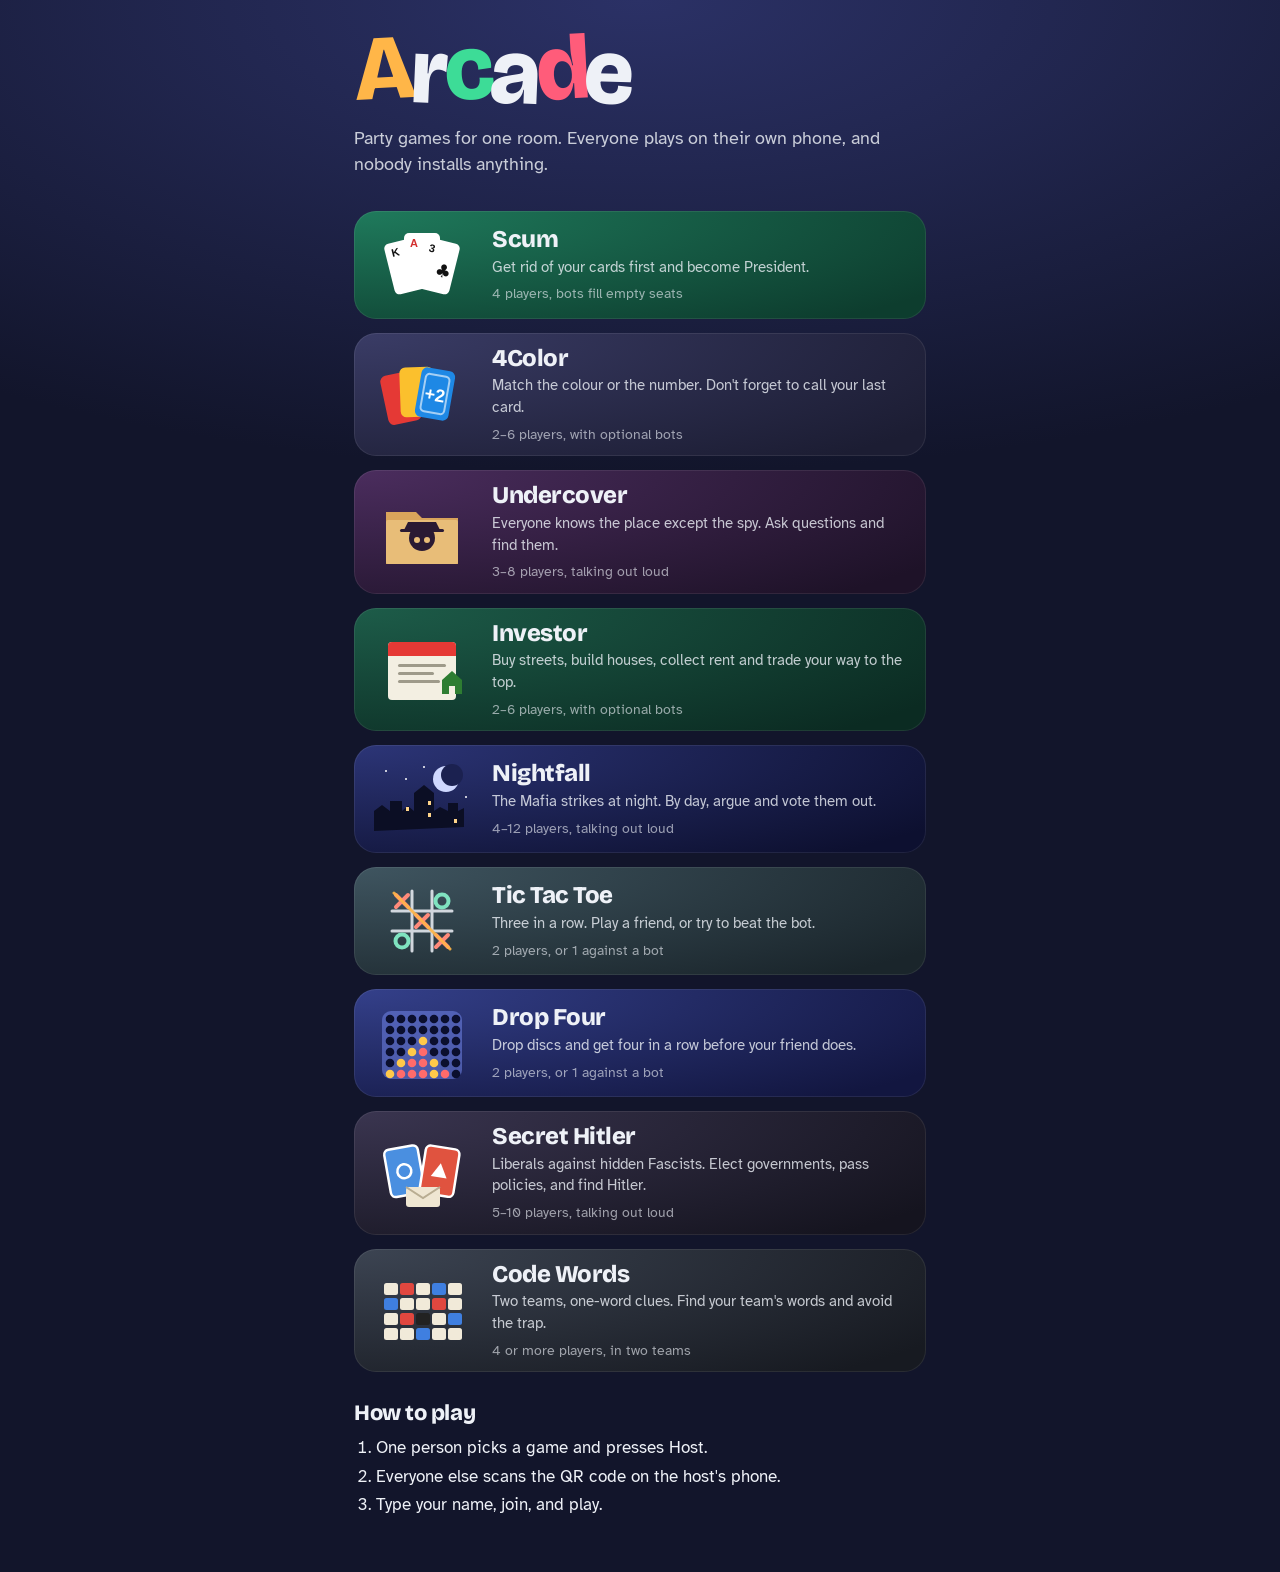
<file: index.html>
<!DOCTYPE html>
<html lang="en">
<head>
<meta charset="utf-8">
<meta name="viewport" content="width=device-width,initial-scale=1,viewport-fit=cover">
<title>Arcade</title>
<link rel="preconnect" href="https://fonts.googleapis.com">
<link rel="preconnect" href="https://fonts.gstatic.com" crossorigin>
<link href="https://fonts.googleapis.com/css2?family=Atkinson+Hyperlegible:wght@400;700&family=Bricolage+Grotesque:opsz,wght@12..96,500..800&display=swap" rel="stylesheet">
<link rel="stylesheet" href="lib/theme.css?v=1795037834">
<style>
:root { --table-1: #2b3166; --table-2: #12152b; }
.hero { padding: calc(28px + env(safe-area-inset-top)) 0 8px; }
.hero h1 { margin: 0; font: 800 clamp(56px, 18vw, 92px)/.9 var(--display); letter-spacing: -.045em; }
.hero h1 span { display: inline-block; }
.hero h1 span:nth-child(odd) { transform: rotate(-3deg); }
.hero h1 span:nth-child(even) { transform: rotate(2.5deg) translateY(4px); }
.hero h1 span:nth-child(1) { color: var(--lamp); }
.hero h1 span:nth-child(3) { color: var(--mint); }
.hero h1 span:nth-child(5) { color: var(--coral); }
.hero p { margin: 14px 0 0; max-width: 30em; font-size: 18px; color: rgba(238, 241, 247, .82); }

.games { display: grid; gap: 14px; margin: 26px 0; }
.game {
  display: grid; grid-template-columns: 112px 1fr; align-items: center; gap: 14px;
  padding: 12px 14px 12px 12px; border-radius: 22px; color: var(--chalk); text-decoration: none;
  background: var(--bg); box-shadow: inset 0 0 0 1px rgba(255, 255, 255, .08);
  transition: transform .1s ease;
}
.game:active { transform: scale(.98); }
.game svg { width: 112px; height: 84px; display: block; }
.game h2 { margin: 0; font-size: 24px; line-height: 1.1; }
.game p { margin: 4px 0 6px; font-size: 15px; color: rgba(238, 241, 247, .8); }
.game .who { font-size: 13.5px; color: rgba(238, 241, 247, .62); }
.scum { --bg: radial-gradient(120% 140% at 0% 0%, #1f7a5c, #0d3d2e); }
.four { --bg: radial-gradient(120% 140% at 0% 0%, #3a3c66, #1c1d33); }
.under { --bg: radial-gradient(120% 140% at 0% 0%, #4b2d5e, #1e1228); }
.invest { --bg: radial-gradient(120% 140% at 0% 0%, #1d5c49, #0b2b22); }
.ttt { --bg: radial-gradient(120% 140% at 0% 0%, #3f5560, #1a252b); }
.drop4 { --bg: radial-gradient(120% 140% at 0% 0%, #34408a, #121640); }
.sh { --bg: radial-gradient(120% 140% at 0% 0%, #3a3550, #15141f); }
.cw { --bg: radial-gradient(120% 140% at 0% 0%, #3c4452, #171a21); }
.night { --bg: radial-gradient(120% 140% at 0% 0%, #2c3577, #0d1030); }

.how { margin: 8px 0 30px; }
.how h2 { font-size: 22px; margin: 0 0 6px; }
.how ol { margin: 0; padding-left: 22px; }
.how li { margin: 4px 0; }
</style>
</head>
<body>
<header class="hero">
  <h1><span>A</span><span>r</span><span>c</span><span>a</span><span>d</span><span>e</span></h1>
  <p>Party games for one room. Everyone plays on their own phone, and nobody installs anything.</p>
</header>

<main class="games">
  <a class="game scum" href="games/scum/">
    <svg viewBox="0 0 112 84" aria-hidden="true">
      <g transform="rotate(-14 56 70)"><rect x="30" y="14" width="36" height="52" rx="5" fill="#fff"/><text x="36" y="28" font-size="11" font-weight="700" fill="#111" font-family="sans-serif">K</text><text x="48" y="50" font-size="18" fill="#111">♠</text></g>
      <g transform="rotate(0 56 70)"><rect x="38" y="10" width="36" height="52" rx="5" fill="#fff"/><text x="44" y="24" font-size="11" font-weight="700" fill="#d32f2f" font-family="sans-serif">A</text><text x="55" y="46" font-size="18" fill="#d32f2f">♥</text></g>
      <g transform="rotate(14 56 70)"><rect x="46" y="14" width="36" height="52" rx="5" fill="#fff"/><text x="52" y="28" font-size="11" font-weight="700" fill="#111" font-family="sans-serif">3</text><text x="63" y="50" font-size="18" fill="#111">♣</text></g>
    </svg>
    <div><h2>Scum</h2><p>Get rid of your cards first and become President.</p><div class="who">4 players, bots fill empty seats</div></div>
  </a>
  <a class="game four" href="games/fourcolor/">
    <svg viewBox="0 0 112 84" aria-hidden="true">
      <rect x="18" y="20" width="34" height="50" rx="6" fill="#e53935" transform="rotate(-12 35 45)"/>
      <rect x="34" y="14" width="34" height="50" rx="6" fill="#fbc02d" transform="rotate(-2 51 39)"/>
      <rect x="52" y="16" width="34" height="50" rx="6" fill="#1e88e5" transform="rotate(10 69 41)"/>
      <g transform="rotate(10 69 41)"><rect x="57" y="22" width="24" height="38" rx="4" fill="none" stroke="#fff" stroke-width="2" opacity=".6"/><text x="69" y="48" font-size="18" font-weight="800" fill="#fff" text-anchor="middle" font-family="sans-serif">+2</text></g>
    </svg>
    <div><h2>4Color</h2><p>Match the colour or the number. Don't forget to call your last card.</p><div class="who">2–6 players, with optional bots</div></div>
  </a>
  <a class="game under" href="games/undercover/">
    <svg viewBox="0 0 112 84" aria-hidden="true">
      <path d="M20 22 h30 l6 6 h36 v46 h-72 z" fill="#d9a45b"/><rect x="20" y="30" width="72" height="44" rx="2" fill="#e8bd78"/>
      <circle cx="56" cy="48" r="13" fill="#2a1a33"/><path d="M38 40 h36 l-4 -8 h-28 z" fill="#2a1a33"/><rect x="34" y="39" width="44" height="3" rx="1.5" fill="#2a1a33"/>
      <circle cx="51" cy="50" r="3" fill="#e8bd78"/><circle cx="61" cy="50" r="3" fill="#e8bd78"/>
    </svg>
    <div><h2>Undercover</h2><p>Everyone knows the place except the spy. Ask questions and find them.</p><div class="who">3–8 players, talking out loud</div></div>
  </a>
  <a class="game invest" href="games/investor/">
    <svg viewBox="0 0 112 84" aria-hidden="true">
      <rect x="22" y="14" width="68" height="58" rx="4" fill="#f3efe2"/><rect x="22" y="14" width="68" height="14" rx="4" fill="#e53935"/><rect x="22" y="24" width="68" height="4" fill="#e53935"/>
      <rect x="32" y="36" width="48" height="3" rx="1.5" fill="#9e9a8a"/><rect x="32" y="44" width="36" height="3" rx="1.5" fill="#9e9a8a"/><rect x="32" y="52" width="42" height="3" rx="1.5" fill="#9e9a8a"/>
      <path d="M76 52 l10 -9 l10 9 v14 h-20 z" fill="#2e7d32"/><rect x="83" y="58" width="6" height="8" fill="#f3efe2"/>
    </svg>
    <div><h2>Investor</h2><p>Buy streets, build houses, collect rent and trade your way to the top.</p><div class="who">2–6 players, with optional bots</div></div>
  </a>
  <a class="game night" href="games/nightfall/">
    <svg viewBox="0 0 112 84" aria-hidden="true">
      <circle cx="80" cy="22" r="13" fill="#cfd8ff"/><circle cx="86" cy="18" r="11" fill="#1b2150"/>
      <path d="M8 74 v-20 l8 -6 l8 6 v-10 h12 v10 l6 -5 l6 5 v-18 l10 -8 l10 8 v18 l6 -4 l8 4 v-8 h10 v8 l6 -3 v19 z" fill="#0b0e24"/>
      <g fill="#ffd48a"><rect x="40" y="50" width="3" height="4"/><rect x="62" y="44" width="3" height="4"/><rect x="62" y="56" width="3" height="4"/><rect x="88" y="62" width="3" height="4"/></g>
      <g fill="#fff"><circle cx="20" cy="14" r="1"/><circle cx="40" cy="22" r="1"/><circle cx="58" cy="10" r="1"/><circle cx="100" cy="40" r="1"/></g>
    </svg>
    <div><h2>Nightfall</h2><p>The Mafia strikes at night. By day, argue and vote them out.</p><div class="who">4–12 players, talking out loud</div></div>
  </a>
  <a class="game ttt" href="games/tictactoe/">
    <svg viewBox="0 0 112 84" aria-hidden="true">
      <g stroke="#eef1f7" stroke-width="3" stroke-linecap="round" opacity=".85"><path d="M46 12 v60 M66 12 v60 M26 32 h60 M26 52 h60"/></g>
      <g stroke="#ff8a7a" stroke-width="4" stroke-linecap="round"><path d="M30 16 l12 12 M42 16 l-12 12"/><path d="M50 36 l12 12 M62 36 l-12 12"/><path d="M70 56 l12 12 M82 56 l-12 12"/></g>
      <g fill="none" stroke="#7fe3c0" stroke-width="4"><circle cx="76" cy="22" r="6.5"/><circle cx="36" cy="62" r="6.5"/></g>
      <path d="M28 14 L84 70" stroke="#ffb648" stroke-width="3" stroke-linecap="round" opacity=".9"/>
    </svg>
    <div><h2>Tic Tac Toe</h2><p>Three in a row. Play a friend, or try to beat the bot.</p><div class="who">2 players, or 1 against a bot</div></div>
  </a>
  <a class="game drop4" href="games/dropfour/">
    <svg viewBox="0 0 112 84" aria-hidden="true">
      <rect x="16" y="10" width="80" height="68" rx="9" fill="#6f84e6" opacity=".55"/><circle cx="24" cy="18" r="4.3" fill="#0b0f2e"/><circle cx="35" cy="18" r="4.3" fill="#0b0f2e"/><circle cx="46" cy="18" r="4.3" fill="#0b0f2e"/><circle cx="57" cy="18" r="4.3" fill="#0b0f2e"/><circle cx="68" cy="18" r="4.3" fill="#0b0f2e"/><circle cx="79" cy="18" r="4.3" fill="#0b0f2e"/><circle cx="90" cy="18" r="4.3" fill="#0b0f2e"/><circle cx="24" cy="29" r="4.3" fill="#0b0f2e"/><circle cx="35" cy="29" r="4.3" fill="#0b0f2e"/><circle cx="46" cy="29" r="4.3" fill="#0b0f2e"/><circle cx="57" cy="29" r="4.3" fill="#0b0f2e"/><circle cx="68" cy="29" r="4.3" fill="#0b0f2e"/><circle cx="79" cy="29" r="4.3" fill="#0b0f2e"/><circle cx="90" cy="29" r="4.3" fill="#0b0f2e"/><circle cx="24" cy="40" r="4.3" fill="#0b0f2e"/><circle cx="35" cy="40" r="4.3" fill="#0b0f2e"/><circle cx="46" cy="40" r="4.3" fill="#0b0f2e"/><circle cx="57" cy="40" r="4.3" fill="#ffc94a"/><circle cx="68" cy="40" r="4.3" fill="#0b0f2e"/><circle cx="79" cy="40" r="4.3" fill="#0b0f2e"/><circle cx="90" cy="40" r="4.3" fill="#0b0f2e"/><circle cx="24" cy="51" r="4.3" fill="#0b0f2e"/><circle cx="35" cy="51" r="4.3" fill="#0b0f2e"/><circle cx="46" cy="51" r="4.3" fill="#ffc94a"/><circle cx="57" cy="51" r="4.3" fill="#ff6b6b"/><circle cx="68" cy="51" r="4.3" fill="#0b0f2e"/><circle cx="79" cy="51" r="4.3" fill="#0b0f2e"/><circle cx="90" cy="51" r="4.3" fill="#0b0f2e"/><circle cx="24" cy="62" r="4.3" fill="#0b0f2e"/><circle cx="35" cy="62" r="4.3" fill="#ffc94a"/><circle cx="46" cy="62" r="4.3" fill="#ff6b6b"/><circle cx="57" cy="62" r="4.3" fill="#ff6b6b"/><circle cx="68" cy="62" r="4.3" fill="#ffc94a"/><circle cx="79" cy="62" r="4.3" fill="#0b0f2e"/><circle cx="90" cy="62" r="4.3" fill="#0b0f2e"/><circle cx="24" cy="73" r="4.3" fill="#ffc94a"/><circle cx="35" cy="73" r="4.3" fill="#ff6b6b"/><circle cx="46" cy="73" r="4.3" fill="#ff6b6b"/><circle cx="57" cy="73" r="4.3" fill="#ff6b6b"/><circle cx="68" cy="73" r="4.3" fill="#ffc94a"/><circle cx="79" cy="73" r="4.3" fill="#ff6b6b"/><circle cx="90" cy="73" r="4.3" fill="#0b0f2e"/>
    </svg>
    <div><h2>Drop Four</h2><p>Drop discs and get four in a row before your friend does.</p><div class="who">2 players, or 1 against a bot</div></div>
  </a>
  <a class="game sh" href="games/secrethitler/">
    <svg viewBox="0 0 112 84" aria-hidden="true">
      <g transform="rotate(-10 40 44)"><rect x="22" y="16" width="34" height="48" rx="5" fill="#4a8fe0" stroke="#fff" stroke-width="2.5"/><circle cx="39" cy="40" r="7" fill="none" stroke="#fff" stroke-width="2.5"/></g>
      <g transform="rotate(9 72 44)"><rect x="56" y="16" width="34" height="48" rx="5" fill="#e0533f" stroke="#fff" stroke-width="2.5"/><path d="M73 32 l8 14 h-16 z" fill="#fff"/></g>
      <rect x="40" y="56" width="34" height="20" rx="3" fill="#efe6d2"/><path d="M40 56 l17 11 l17 -11" fill="none" stroke="#b9ad92" stroke-width="2"/>
    </svg>
    <div><h2>Secret Hitler</h2><p>Liberals against hidden Fascists. Elect governments, pass policies, and find Hitler.</p><div class="who">5–10 players, talking out loud</div></div>
  </a>
  <a class="game cw" href="games/codewords/">
    <svg viewBox="0 0 112 84" aria-hidden="true"><rect x="18" y="14" width="14" height="12" rx="2.5" fill="#f1ead9"/><rect x="34" y="14" width="14" height="12" rx="2.5" fill="#e0473f"/><rect x="50" y="14" width="14" height="12" rx="2.5" fill="#f1ead9"/><rect x="66" y="14" width="14" height="12" rx="2.5" fill="#3f7fe0"/><rect x="82" y="14" width="14" height="12" rx="2.5" fill="#f1ead9"/><rect x="18" y="29" width="14" height="12" rx="2.5" fill="#3f7fe0"/><rect x="34" y="29" width="14" height="12" rx="2.5" fill="#f1ead9"/><rect x="50" y="29" width="14" height="12" rx="2.5" fill="#f1ead9"/><rect x="66" y="29" width="14" height="12" rx="2.5" fill="#e0473f"/><rect x="82" y="29" width="14" height="12" rx="2.5" fill="#f1ead9"/><rect x="18" y="44" width="14" height="12" rx="2.5" fill="#f1ead9"/><rect x="34" y="44" width="14" height="12" rx="2.5" fill="#e0473f"/><rect x="50" y="44" width="14" height="12" rx="2.5" fill="#222"/><rect x="66" y="44" width="14" height="12" rx="2.5" fill="#f1ead9"/><rect x="82" y="44" width="14" height="12" rx="2.5" fill="#3f7fe0"/><rect x="18" y="59" width="14" height="12" rx="2.5" fill="#f1ead9"/><rect x="34" y="59" width="14" height="12" rx="2.5" fill="#f1ead9"/><rect x="50" y="59" width="14" height="12" rx="2.5" fill="#3f7fe0"/><rect x="66" y="59" width="14" height="12" rx="2.5" fill="#f1ead9"/><rect x="82" y="59" width="14" height="12" rx="2.5" fill="#f1ead9"/></svg>
    <div><h2>Code Words</h2><p>Two teams, one-word clues. Find your team's words and avoid the trap.</p><div class="who">4 or more players, in two teams</div></div>
  </a>
</main>

<section class="how">
  <h2>How to play</h2>
  <ol>
    <li>One person picks a game and presses Host.</li>
    <li>Everyone else scans the QR code on the host's phone.</li>
    <li>Type your name, join, and play.</li>
  </ol>
</section>
</body>
</html>
</file>
<file: lib/theme.css>
/* Arcade shared theme: the shell every game page uses. Game pages set their own table colours
   through the --table-* variables and add game-specific styles on top. */
:root {
  --night: #1b1f3b;
  --night-2: #252a4f;
  --chalk: #eef1f7;
  --lamp: #ffb648;
  --lamp-ink: #2b1a00;
  --mint: #3ddc97;
  --coral: #ff5c7a;
  --table-1: #252a4f;           /* lit centre of the table */
  --table-2: #12152b;           /* table edge */
  --panel: rgba(255, 255, 255, .06);
  --line: rgba(255, 255, 255, .14);
  --display: 'Bricolage Grotesque', system-ui, sans-serif;
  --body: 'Atkinson Hyperlegible', system-ui, sans-serif;
  color-scheme: dark;
}

* { box-sizing: border-box; }
html { -webkit-text-size-adjust: 100%; }
body {
  margin: 0 auto;
  max-width: 600px;
  min-height: 100vh;
  padding: 0 14px calc(24px + env(safe-area-inset-bottom));
  font: 17px/1.45 var(--body);
  color: var(--chalk);
  background: radial-gradient(120% 70% at 50% 0%, var(--table-1), var(--table-2) 75%) fixed, var(--table-2);
}

/* ---------- top bar ---------- */
.topbar {
  display: flex; align-items: center; gap: 12px;
  padding: calc(10px + env(safe-area-inset-top)) 0 10px;
}
.topbar .back {
  display: inline-flex; align-items: center; justify-content: center;
  width: 40px; height: 40px; border-radius: 12px;
  background: var(--panel); color: var(--chalk); text-decoration: none; font-size: 20px;
}
.topbar h1 {
  margin: 0; font: 800 26px/1 var(--display); letter-spacing: -.02em;
}

/* ---------- type ---------- */
h2, .big { font-family: var(--display); font-weight: 800; letter-spacing: -.02em; }
.big { font-size: 26px; line-height: 1.1; margin: 4px 0; }
.muted { color: rgba(238, 241, 247, .68); font-size: 15px; }
#err, .err { color: var(--coral); font-size: 15px; min-height: 0; }
#err:not(:empty) { padding: 8px 12px; margin: 6px 0; border-radius: 12px; background: rgba(255, 92, 122, .12); }
b { font-weight: 700; }

/* ---------- screens ---------- */
.screen { display: none; }
.screen.on { display: block; animation: screenIn .25s ease-out; }
@keyframes screenIn { from { opacity: 0; transform: translateY(6px); } }
.row { margin: 10px 0; }

/* ---------- controls ---------- */
input, select {
  width: 100%; margin: 6px 0; padding: 13px 14px;
  font: 17px var(--body); color: var(--chalk);
  background: rgba(0, 0, 0, .25); border: 1.5px solid var(--line); border-radius: 14px;
}
input::placeholder { color: rgba(238, 241, 247, .45); }
input:focus, select:focus { outline: none; border-color: var(--lamp); }
label { display: block; margin-top: 10px; font-size: 15px; color: rgba(238, 241, 247, .8); }
input[type=checkbox] { width: auto; margin: 0 6px 0 0; accent-color: var(--lamp); }

button {
  font: 700 17px var(--body);
  padding: 13px 18px; margin: 4px 2px;
  border: 0; border-radius: 999px; cursor: pointer;
  color: var(--lamp-ink); background: var(--lamp);
  box-shadow: 0 6px 18px -8px rgba(255, 182, 72, .8);
  transition: transform .08s ease, filter .15s ease;
}
button:active { transform: scale(.96); }
button:disabled { opacity: .38; box-shadow: none; cursor: default; transform: none; }
button.ghost { color: var(--chalk); background: var(--panel); box-shadow: inset 0 0 0 1.5px var(--line); }
button.no { color: #2b0010; background: var(--coral); box-shadow: 0 6px 18px -8px rgba(255, 92, 122, .8); }
button.small { padding: 7px 12px; font-size: 14px; }
button.wide { display: block; width: 100%; margin: 8px 0; }
:focus-visible { outline: 3px solid var(--lamp); outline-offset: 2px; }

/* Main in-game buttons stay within thumb reach at the bottom of the screen. */
.dock {
  position: sticky; bottom: 0; z-index: 5;
  margin: 10px -14px 0; padding: 10px 14px calc(10px + env(safe-area-inset-bottom));
  background: linear-gradient(to top, var(--table-2) 70%, transparent);
}
.dock:empty { display: none; }

/* ---------- panels ---------- */
.panel { background: var(--panel); border-radius: 18px; padding: 14px; margin: 10px 0; }

/* ---------- join screen ---------- */
.intro { margin: 14px 0 6px; }
.intro p { margin: 6px 0; max-width: 36em; }
.or { display: flex; align-items: center; gap: 10px; margin: 18px 0 4px; color: rgba(238, 241, 247, .6); font-size: 15px; }
.or::before, .or::after { content: ''; flex: 1; height: 1px; background: var(--line); }

/* ---------- lobby: the invite is a ticket ---------- */
.ticket {
  position: relative; margin: 12px 0; padding: 16px; border-radius: 18px;
  color: #1b1f3b; background: var(--chalk); text-align: center;
}
/* Notches cut out of both edges, so whatever is behind shows through. */
.ticket {
  -webkit-mask: radial-gradient(circle 11px at 0 62%, #0000 98%, #000) left / 51% 100% no-repeat,
                radial-gradient(circle 11px at 100% 62%, #0000 98%, #000) right / 51% 100% no-repeat;
          mask: radial-gradient(circle 11px at 0 62%, #0000 98%, #000) left / 51% 100% no-repeat,
                radial-gradient(circle 11px at 100% 62%, #0000 98%, #000) right / 51% 100% no-repeat;
}
.ticket .qr { width: 200px; min-height: 200px; margin: 4px auto 12px; }
.ticket .qr img, .ticket .qr canvas { margin: 0 auto; }
.ticket .link { font-size: 12px; word-break: break-all; color: #4a5070; user-select: all; }
.ticket .pinline { margin-top: 12px; padding-top: 12px; border-top: 2px dashed #c8cede; font-size: 14px; color: #4a5070; }
.pin { font: 800 40px/1 var(--display); letter-spacing: .12em; margin: 4px 0; }
.ticket button.ghost { color: #1b1f3b; background: #dde2ee; box-shadow: none; }
.qr { background: #fff; padding: 10px; border-radius: 12px; }

/* ---------- people ---------- */
.avatars { display: flex; flex-wrap: wrap; gap: 10px; margin: 8px 0; }
.av { display: flex; flex-direction: column; align-items: center; gap: 4px; width: 64px; text-align: center; font-size: 13px; line-height: 1.15; }
.av .face {
  position: relative; display: grid; place-items: center; width: 46px; height: 46px; border-radius: 50%;
  font: 800 18px var(--display); color: #fff; background: var(--c, #555);
  box-shadow: 0 0 0 3px rgba(255, 255, 255, .08);
}
.av.now .face { box-shadow: 0 0 0 3px var(--mint), 0 0 18px 2px rgba(61, 220, 151, .55); }
.av.gone { opacity: .35; }
.av .badge {
  position: absolute; right: -6px; bottom: -4px; min-width: 22px; padding: 1px 6px; border-radius: 999px;
  font: 700 12px var(--body); color: var(--night); background: var(--chalk);
}
.av .tag { font-size: 11.5px; color: rgba(238, 241, 247, .65); }

/* ---------- log & tables ---------- */
.log { font-size: 14px; line-height: 1.5; color: rgba(238, 241, 247, .72); padding: 10px 14px; border-left: 3px solid var(--line); margin: 10px 0; }
table { width: 100%; border-collapse: collapse; margin-top: 8px; font-variant-numeric: tabular-nums; }
td, th { text-align: left; padding: 7px 6px; border-bottom: 1px solid var(--line); }
th { font-weight: 400; color: rgba(238, 241, 247, .6); font-size: 14px; }
tr.me td { font-weight: 700; }

/* ---------- section titles inside game screens ---------- */
.label { margin: 18px 0 6px; font: 700 16px var(--display); }

@media (prefers-reduced-motion: reduce) {
  *, *::before, *::after { animation: none !important; transition: none !important; }
}
</file>
